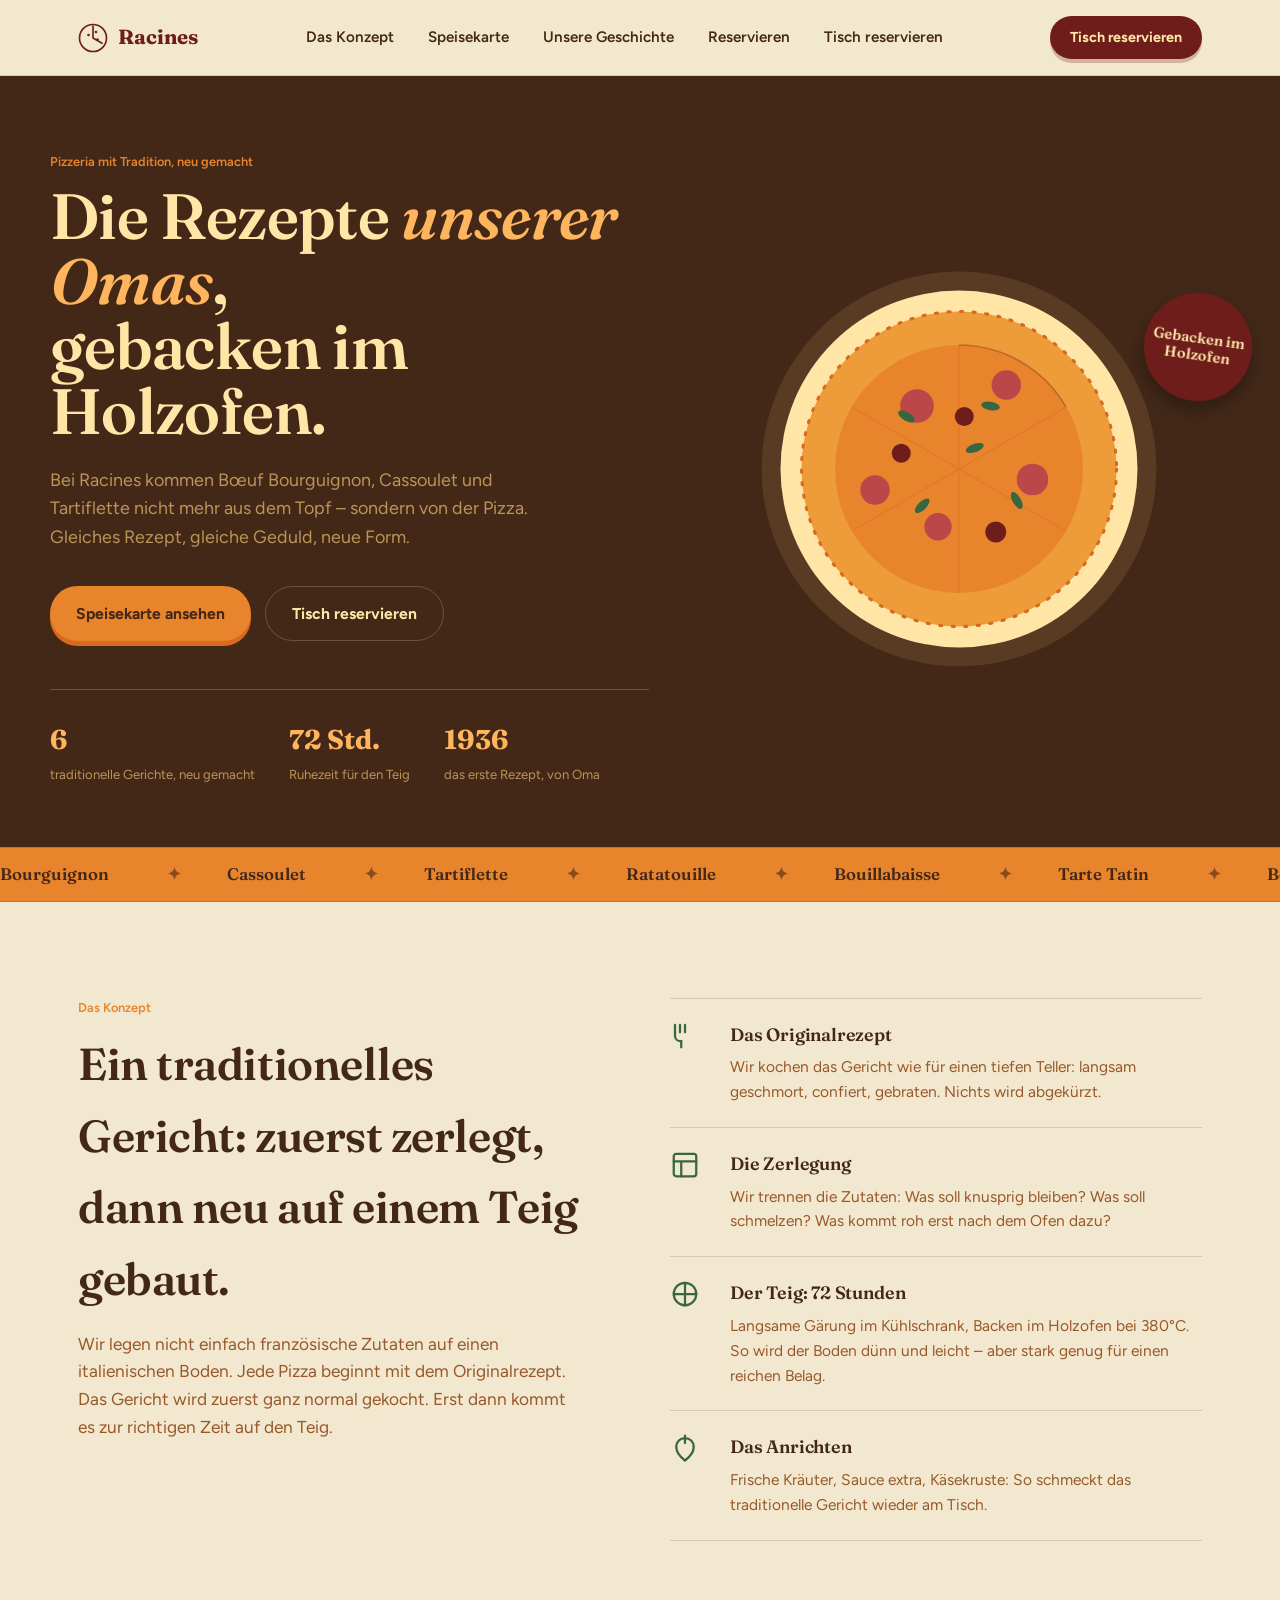
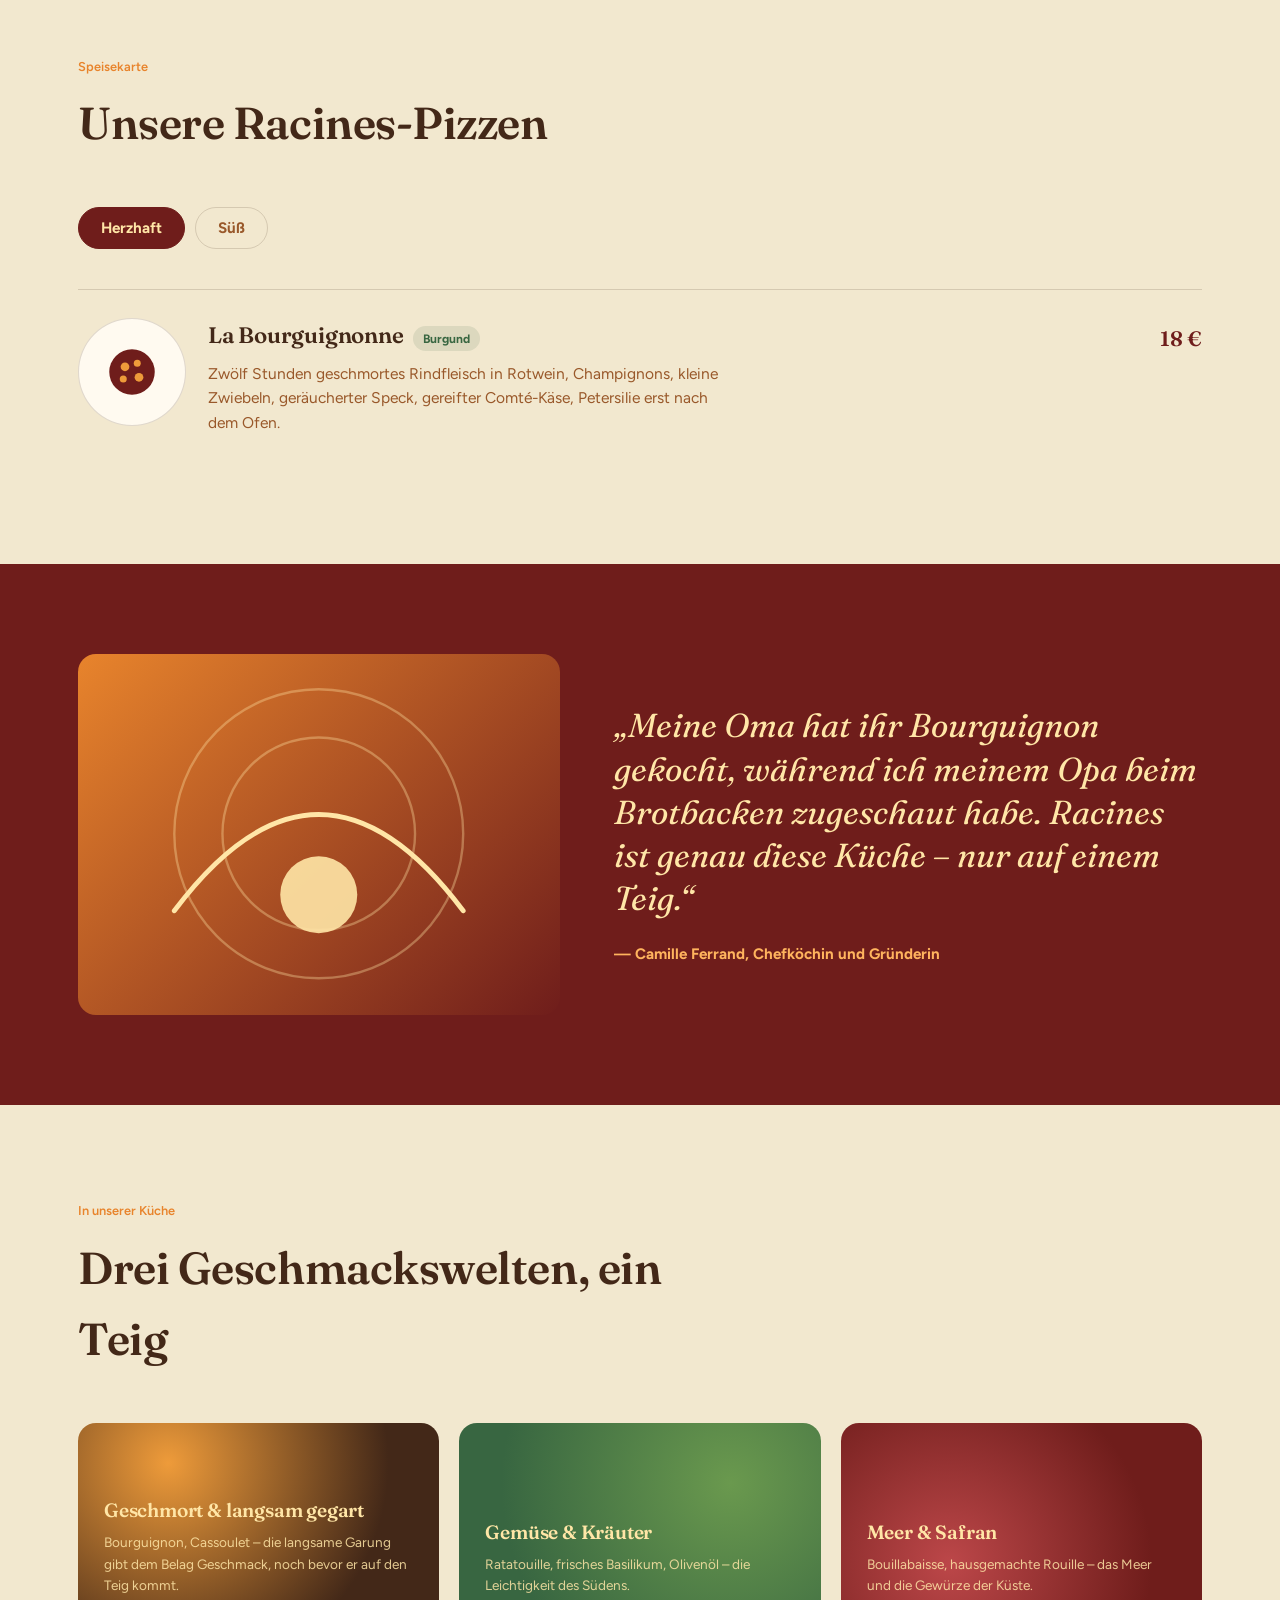
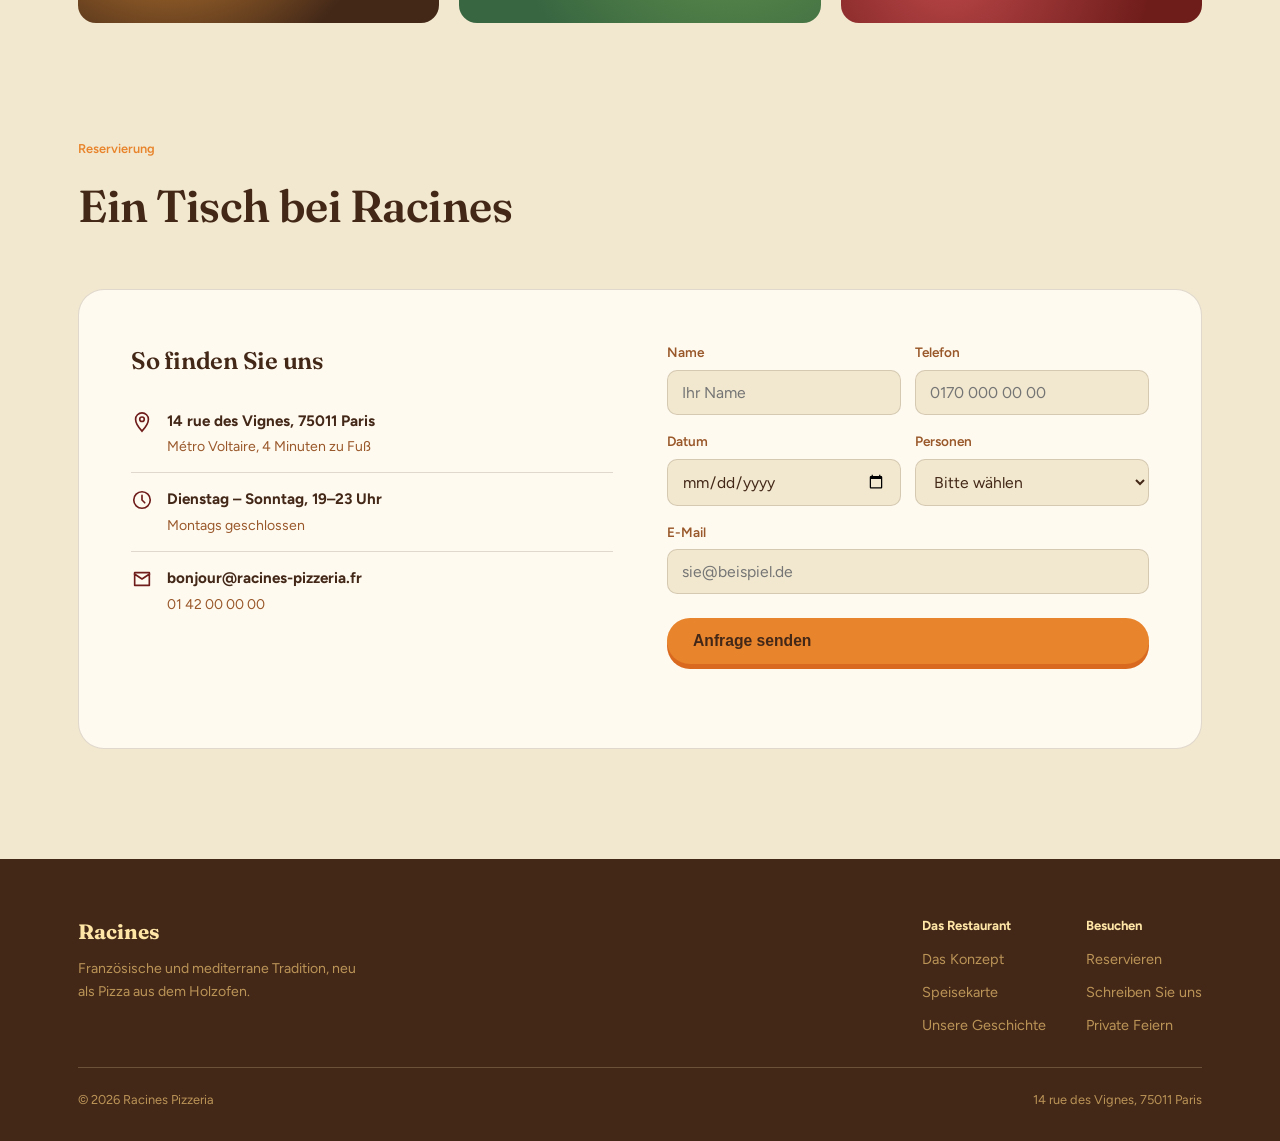
<file: Test/index.html>
<!DOCTYPE html>
<html lang="de">
<head>
<meta charset="UTF-8">
<meta name="viewport" content="width=device-width, initial-scale=1, viewport-fit=cover">
<title>Racines — Pizzeria mit Tradition, neu gemacht</title>
<meta name="description" content="Racines macht aus traditionellen französischen und mediterranen Gerichten Pizza aus dem Holzofen: Bourguignon, Cassoulet, Tartiflette, Bouillabaisse.">
<link rel="preconnect" href="https://fonts.googleapis.com">
<link rel="preconnect" href="https://fonts.gstatic.com" crossorigin>
<link href="https://fonts.googleapis.com/css2?family=Fraunces:ital,opsz,wght@0,9..144,300;0,9..144,500;0,9..144,600;0,9..144,700;1,9..144,500&family=Figtree:wght@400;500;600;700&display=swap" rel="stylesheet">
<style>
  :root {
    --apricot-glow:#f2a154;
    --amber-orange:#ee9b3a;
    --pumpkin:#e8842c;
    --burnt-orange:#d9691f;
    --sunny-apricot:#ffb45e;
    --dark-wine:#6f1d1b;
    --camel:#bb9457;
    --dark-coffee:#432818;
    --chocolate-brown:#99582a;
    --light-apricot:#ffe6a7;
    --hunter-green:#386641;
    --sage-green:#6a994e;
    --yellow-green:#a7c957;
    --champagne-mist:#f2e8cf;
    --blushed-brick:#bc4749;

    --bg-page: var(--champagne-mist);
    --bg-panel: #fffaf0;
    --bg-dark: var(--dark-coffee);
    --ink: var(--dark-coffee);
    --ink-soft: var(--chocolate-brown);
    --ink-on-dark: var(--light-apricot);
    --ink-on-dark-soft: var(--camel);
    --rule: rgba(67,40,24,0.16);
    --rule-on-dark: rgba(255,230,167,0.22);
    --accent: var(--pumpkin);
    --accent-strong: var(--dark-wine);

    --font-display: "Fraunces", "Iowan Old Style", ui-serif, Georgia, serif;
    --font-body: "Figtree", -apple-system, "Segoe UI", sans-serif;

    color-scheme: light;
    padding-top: env(safe-area-inset-top, 0px);
    padding-bottom: env(safe-area-inset-bottom, 0px);
    box-sizing: border-box;
  }

  @media (prefers-color-scheme: dark) {
    :root:not([data-theme="light"]) {
      --bg-page: #2c1810;
      --bg-panel: #35190f;
      --ink: var(--light-apricot);
      --ink-soft: var(--camel);
      --rule: rgba(255,230,167,0.16);
    }
  }
  :root[data-theme="dark"] {
    --bg-page: #2c1810;
    --bg-panel: #35190f;
    --ink: var(--light-apricot);
    --ink-soft: var(--camel);
    --rule: rgba(255,230,167,0.16);
  }

  html { scroll-behavior: smooth; scroll-padding-top: calc(76px + env(safe-area-inset-top, 0px)); }
  * { box-sizing: inherit; }
  body {
    margin: 0;
    background: var(--bg-page);
    color: var(--ink);
    font-family: var(--font-body);
    font-size: 16px;
    line-height: 1.6;
    -webkit-font-smoothing: antialiased;
  }
  img, svg { max-width: 100%; display: block; }
  a { color: inherit; }
  .wrap { max-width: 1180px; margin: 0 auto; padding: 0 28px; }
  section { position: relative; }

  h1, h2, h3, h4 { font-family: var(--font-display); font-weight: 600; margin: 0; letter-spacing: -0.01em; }
  .eyebrow { font-family: var(--font-body); font-weight: 600; font-size: 0.8rem; color: var(--accent); margin: 0 0 10px; }
  p { margin: 0; }
  .lede { font-size: 1.08rem; color: var(--ink-soft); max-width: 46ch; }

  /* ---------- Header ---------- */
  header {
    position: sticky; top: 0; z-index: 40;
    padding-top: env(safe-area-inset-top, 0px);
    background: rgba(242,232,207,0.86);
    backdrop-filter: blur(10px);
    border-bottom: 1px solid var(--rule);
  }
  .nav {
    display: flex; align-items: center; justify-content: space-between;
    padding: 16px 28px; max-width: 1180px; margin: 0 auto;
  }
  .brand { display:flex; align-items:center; gap:10px; font-family: var(--font-display); font-weight:700; font-size:1.28rem; color: var(--dark-wine); text-decoration:none; }
  .brand svg { width: 30px; height: 30px; flex-shrink:0; }
  .nav-links { display:flex; gap: 30px; list-style:none; margin:0; padding:0; font-weight:600; font-size:0.95rem; }
  .nav-links a { text-decoration:none; color: var(--ink); padding: 6px 2px; border-bottom: 2px solid transparent; transition: border-color .2s ease, color .2s ease; }
  .nav-links a:hover, .nav-links a.active { border-color: var(--accent); color: var(--dark-wine); }
  .nav-cta {
    background: var(--dark-wine); color: var(--light-apricot); text-decoration:none;
    padding: 10px 20px; border-radius: 999px; font-weight:700; font-size:0.9rem;
    box-shadow: 0 4px 0 rgba(111,29,27,0.25);
  }
  .nav-toggle { display:none; background:none; border:none; cursor:pointer; padding:6px; }
  .nav-toggle span, .nav-toggle::before, .nav-toggle::after { content:""; display:block; width:24px; height:2px; background: var(--dark-wine); margin: 5px 0; transition: transform .2s ease, opacity .2s ease; }

  @media (max-width: 820px) {
    .nav-links { position:fixed; top: calc(64px + env(safe-area-inset-top,0px)); left:0; right:0; bottom:0;
      background: var(--champagne-mist); flex-direction:column; padding: 30px 28px; gap: 22px; font-size:1.15rem;
      transform: translateY(-8px); opacity:0; pointer-events:none; transition: opacity .22s ease, transform .22s ease; }
    .nav-links.open { opacity:1; pointer-events:auto; transform: translateY(0); }
    .nav-cta { display:none; }
    .nav-links .nav-cta-mobile { display:inline-block; background: var(--dark-wine); color: var(--light-apricot); text-decoration:none; padding:12px 20px; border-radius:999px; font-weight:700; width:fit-content; }
    .nav-toggle { display:block; }
  }

  /* ---------- Hero ---------- */
  .hero { background: var(--dark-coffee); color: var(--light-apricot); overflow:hidden; }
  .hero-grid { display:grid; grid-template-columns: 1.05fr 0.95fr; align-items:center; gap: 40px; padding: 76px 0 60px; }
  .hero h1 { font-size: clamp(2.6rem, 5vw, 4rem); line-height: 1.02; color: var(--light-apricot); }
  .hero h1 em { font-style: italic; color: var(--sunny-apricot); }
  .hero-sub { margin-top: 22px; color: var(--camel); font-size: 1.12rem; max-width: 44ch; }
  .hero-actions { display:flex; gap:14px; margin-top: 34px; flex-wrap:wrap; }
  .btn { display:inline-flex; align-items:center; gap:8px; text-decoration:none; font-weight:700; padding: 14px 26px; border-radius: 999px; font-size: 0.98rem; transition: transform .18s ease; }
  .btn:active { transform: scale(0.97); }
  .btn-primary { background: var(--accent); color: var(--dark-coffee); box-shadow: 0 5px 0 var(--burnt-orange); }
  .btn-primary:hover { background: var(--sunny-apricot); }
  .btn-ghost { border: 1.5px solid var(--rule-on-dark); color: var(--light-apricot); }
  .btn-ghost:hover { border-color: var(--sunny-apricot); color: var(--sunny-apricot); }

  .hero-stats { display:flex; gap:34px; margin-top: 48px; padding-top: 28px; border-top: 1px solid var(--rule-on-dark); }
  .hero-stats div b { display:block; font-family: var(--font-display); font-size: 1.7rem; color: var(--sunny-apricot); }
  .hero-stats div span { font-size: 0.82rem; color: var(--camel); }

  .hero-art { position:relative; display:flex; align-items:center; justify-content:center; }
  .pizza-plate { width: min(420px, 90%); animation: rise 1s cubic-bezier(.2,.9,.25,1) both; }
  @keyframes rise { from { opacity:0; transform: translateY(24px) rotate(-6deg) scale(.94);} to { opacity:1; transform: translateY(0) rotate(0) scale(1);} }
  @media (prefers-reduced-motion: reduce) { .pizza-plate { animation: none; } }

  .hero-badge {
    position:absolute; top: 8%; right: -4%; background: var(--dark-wine); color: var(--light-apricot);
    font-family: var(--font-display); font-weight:600; font-size: 0.92rem; text-align:center; line-height:1.15;
    width: 108px; height:108px; border-radius:50%; display:flex; align-items:center; justify-content:center;
    box-shadow: 0 8px 20px rgba(0,0,0,0.35); transform: rotate(8deg);
  }

  @media (max-width: 900px) {
    .hero-grid { grid-template-columns: 1fr; padding-top: 48px; text-align:left; }
    .hero-art { order:-1; }
    .hero-badge { right: 2%; }
  }

  /* ---------- Marquee strip ---------- */
  .strip { background: var(--pumpkin); color: var(--dark-coffee); overflow:hidden; padding: 13px 0; border-top:1px solid var(--burnt-orange); border-bottom:1px solid var(--burnt-orange); }
  .strip-track { display:flex; gap: 46px; white-space:nowrap; width: max-content; animation: scroll 26s linear infinite; font-family: var(--font-display); font-weight:600; font-size: 1.05rem; }
  .strip-track span { display:flex; align-items:center; gap:12px; }
  .strip-track span::after { content:"✦"; opacity:.6; margin-left: 46px; }
  @keyframes scroll { from { transform: translateX(0);} to { transform: translateX(-50%);} }
  @media (prefers-reduced-motion: reduce) { .strip-track { animation: none; overflow-x:auto; } }

  /* ---------- Section headers ---------- */
  .section-head { max-width: 640px; margin-bottom: 48px; }
  .section-head.center { margin-left:auto; margin-right:auto; text-align:center; }
  .section-head h2 { font-size: clamp(2rem, 3.6vw, 2.8rem); }

  /* ---------- Concept ---------- */
  .concept { padding: 96px 0; }
  .concept-grid { display:grid; grid-template-columns: 1fr 1fr; gap: 60px; align-items:start; }
  .concept-steps { display:flex; flex-direction:column; gap: 0; }
  .concept-step { display:grid; grid-template-columns: 42px 1fr; gap: 18px; padding: 22px 0; border-top: 1px solid var(--rule); }
  .concept-step:last-child { border-bottom: 1px solid var(--rule); }
  .concept-step svg { width: 30px; height:30px; color: var(--hunter-green); }
  .concept-step h4 { font-size: 1.12rem; margin-bottom: 6px; }
  .concept-step p { color: var(--ink-soft); font-size: 0.97rem; }

  /* ---------- Menu ---------- */
  .menu { padding: 20px 0 100px; }
  .menu-tabs { display:flex; gap: 10px; margin-bottom: 40px; }
  .menu-tab {
    font-family: var(--font-body); font-weight:700; font-size:0.95rem; padding: 11px 22px; border-radius: 999px;
    border: 1.5px solid var(--rule); background: transparent; color: var(--ink-soft); cursor:pointer;
    transition: background .18s ease, color .18s ease, border-color .18s ease;
  }
  .menu-tab.active { background: var(--dark-wine); border-color: var(--dark-wine); color: var(--light-apricot); }

  .menu-list { display:flex; flex-direction:column; }
  .menu-item { display:none; grid-template-columns: 108px 1fr auto; gap: 22px; align-items:flex-start; padding: 28px 0; border-top: 1px solid var(--rule); }
  .menu-item.show { display:grid; }
  .menu-item:last-child { border-bottom: 1px solid var(--rule); }
  .menu-icon {
    width: 108px; height: 108px; border-radius: 50%; flex-shrink:0;
    display:flex; align-items:center; justify-content:center;
    background: var(--bg-panel); border: 1px solid var(--rule);
  }
  .menu-icon svg { width: 56px; height:56px; }
  .menu-name-row { display:flex; align-items:baseline; gap: 10px; flex-wrap:wrap; }
  .menu-name { font-family: var(--font-display); font-weight:600; font-size: 1.4rem; }
  .menu-origin { font-size: 0.76rem; font-weight:700; color: var(--hunter-green); background: rgba(56,102,65,0.12); padding: 3px 10px; border-radius: 999px; }
  .menu-desc { color: var(--ink-soft); font-size: 0.97rem; margin-top: 8px; max-width: 52ch; }
  .menu-price { font-family: var(--font-display); font-weight:600; font-size: 1.3rem; color: var(--accent-strong); white-space:nowrap; padding-top: 4px; }

  @media (max-width: 700px) {
    .menu-item { grid-template-columns: 72px 1fr; }
    .menu-icon { width:72px; height:72px; }
    .menu-icon svg { width:38px; height:38px; }
    .menu-price { grid-column: 2; padding-top:0; }
  }

  /* ---------- Story band ---------- */
  .band { background: var(--dark-wine); color: var(--light-apricot); padding: 90px 0; }
  .band-grid { display:grid; grid-template-columns: 0.9fr 1.1fr; gap: 54px; align-items:center; }
  .band blockquote { font-family: var(--font-display); font-style:italic; font-size: clamp(1.5rem, 2.6vw, 2.1rem); line-height:1.3; margin:0; }
  .band cite { display:block; margin-top: 22px; font-style:normal; font-family: var(--font-body); font-weight:700; font-size:0.95rem; color: var(--sunny-apricot); }
  .band-photo { aspect-ratio: 4/3; border-radius: 18px; overflow:hidden; background: linear-gradient(135deg, var(--pumpkin), var(--dark-wine)); position:relative; }
  @media (max-width: 860px) { .band-grid { grid-template-columns: 1fr; } .band-photo { order:-1; } }

  /* ---------- Gallery / textures ---------- */
  .textures { padding: 96px 0; }
  .texture-grid { display:grid; grid-template-columns: repeat(3, 1fr); gap: 20px; }
  .texture-card { border-radius: 18px; padding: 26px; min-height: 200px; display:flex; flex-direction:column; justify-content:flex-end; color: var(--light-apricot); position:relative; overflow:hidden; }
  .texture-card h4 { font-size: 1.2rem; position:relative; z-index:1; }
  .texture-card p { font-size: 0.85rem; color: var(--light-apricot); opacity:.85; margin-top:6px; position:relative; z-index:1; }
  .t1 { background: radial-gradient(circle at 25% 20%, var(--amber-orange), var(--dark-coffee) 70%); }
  .t2 { background: radial-gradient(circle at 75% 30%, var(--sage-green), var(--hunter-green) 75%); }
  .t3 { background: radial-gradient(circle at 30% 70%, var(--blushed-brick), var(--dark-wine) 70%); }
  @media (max-width: 780px) { .texture-grid { grid-template-columns: 1fr; } }

  /* ---------- Reservation ---------- */
  .reserve { padding: 20px 0 110px; }
  .reserve-panel { background: var(--bg-panel); border: 1px solid var(--rule); border-radius: 26px; padding: 52px; display:grid; grid-template-columns: 1fr 1fr; gap: 54px; }
  .reserve-info h3 { font-size: 1.5rem; margin-bottom: 14px; }
  .info-row { display:flex; gap:14px; padding: 14px 0; border-top: 1px solid var(--rule); }
  .info-row:first-of-type { border-top:none; }
  .info-row svg { width:22px; height:22px; flex-shrink:0; color: var(--accent-strong); margin-top:2px; }
  .info-row b { display:block; font-size:0.95rem; }
  .info-row span { font-size: 0.88rem; color: var(--ink-soft); }

  form { display:flex; flex-direction:column; gap: 16px; }
  .form-row { display:grid; grid-template-columns: 1fr 1fr; gap: 14px; }
  label { display:flex; flex-direction:column; gap:6px; font-size: 0.85rem; font-weight:600; color: var(--ink-soft); }
  input, select {
    font-family: var(--font-body); font-size: 0.98rem; padding: 12px 14px; border-radius: 10px;
    border: 1.5px solid var(--rule); background: var(--bg-page); color: var(--ink);
  }
  input:focus, select:focus, button:focus-visible, a:focus-visible, .menu-tab:focus-visible {
    outline: 3px solid var(--sunny-apricot); outline-offset: 2px;
  }
  .submit-btn { margin-top: 8px; border:none; cursor:pointer; }
  .form-note { font-size: 0.82rem; color: var(--ink-soft); min-height: 1.2em; }
  @media (max-width: 900px) { .reserve-panel { grid-template-columns: 1fr; padding: 32px; } }
  @media (max-width: 480px) { .form-row { grid-template-columns: 1fr; } }

  /* ---------- Footer ---------- */
  footer { background: var(--dark-coffee); color: var(--camel); padding: 56px 0 calc(30px + env(safe-area-inset-bottom,0px)); }
  .foot-grid { display:flex; justify-content:space-between; flex-wrap:wrap; gap: 30px; padding-bottom: 30px; border-bottom: 1px solid var(--rule-on-dark); }
  .foot-brand { font-family: var(--font-display); color: var(--light-apricot); font-size: 1.3rem; font-weight:700; }
  .foot-links { display:flex; gap: 40px; flex-wrap:wrap; }
  .foot-links div { display:flex; flex-direction:column; gap:10px; font-size:0.9rem; }
  .foot-links strong { color: var(--light-apricot); font-size:0.82rem; text-transform:none; margin-bottom:2px; }
  .foot-links a { text-decoration:none; color: var(--camel); }
  .foot-links a:hover { color: var(--sunny-apricot); }
  .foot-bottom { padding-top: 22px; font-size: 0.8rem; display:flex; justify-content:space-between; flex-wrap:wrap; gap:10px; }
</style>
</head>
<body>

<header>
  <nav class="nav">
    <a href="#top" class="brand">
      <svg viewBox="0 0 40 40" fill="none"><circle cx="20" cy="20" r="18" stroke="currentColor" stroke-width="2.2"/><path d="M20 4 L20 20 L32 27" stroke="currentColor" stroke-width="2.2" stroke-linecap="round"/><circle cx="14" cy="16" r="1.8" fill="currentColor"/><circle cx="24" cy="12" r="1.8" fill="currentColor"/><circle cx="26" cy="22" r="1.8" fill="currentColor"/></svg>
      Racines
    </a>
    <button class="nav-toggle" id="navToggle" aria-label="Menü öffnen" aria-expanded="false"><span></span></button>
    <ul class="nav-links" id="navLinks">
      <li><a href="#concept">Das Konzept</a></li>
      <li><a href="#menu">Speisekarte</a></li>
      <li><a href="#histoire">Unsere Geschichte</a></li>
      <li><a href="#reserver">Reservieren</a></li>
      <li><a href="#reserver" class="nav-cta-mobile">Tisch reservieren</a></li>
    </ul>
    <a href="#reserver" class="nav-cta">Tisch reservieren</a>
  </nav>
</header>

<main id="top">

  <!-- HERO -->
  <section class="hero">
    <div class="wrap hero-grid">
      <div>
        <p class="eyebrow">Pizzeria mit Tradition, neu gemacht</p>
        <h1>Die Rezepte <em>unserer Omas</em>,<br>gebacken im Holzofen.</h1>
        <p class="hero-sub">Bei Racines kommen Bœuf Bourguignon, Cassoulet und Tartiflette nicht mehr aus dem Topf – sondern von der Pizza. Gleiches Rezept, gleiche Geduld, neue Form.</p>
        <div class="hero-actions">
          <a href="#menu" class="btn btn-primary">Speisekarte ansehen</a>
          <a href="#reserver" class="btn btn-ghost">Tisch reservieren</a>
        </div>
        <div class="hero-stats">
          <div><b>6</b><span>traditionelle Gerichte, neu gemacht</span></div>
          <div><b>72 Std.</b><span>Ruhezeit für den Teig</span></div>
          <div><b>1936</b><span>das erste Rezept, von Oma</span></div>
        </div>
      </div>
      <div class="hero-art">
        <svg class="pizza-plate" viewBox="0 0 400 400" role="img" aria-label="Illustration einer belegten Pizza">
          <circle cx="200" cy="200" r="188" fill="var(--camel)" opacity="0.18"/>
          <circle cx="200" cy="200" r="170" fill="var(--light-apricot)"/>
          <circle cx="200" cy="200" r="150" fill="var(--amber-orange)"/>
          <circle cx="200" cy="200" r="150" fill="none" stroke="var(--burnt-orange)" stroke-width="3" stroke-dasharray="2 10" stroke-linecap="round"/>
          <circle cx="200" cy="200" r="118" fill="var(--pumpkin)"/>
          <path d="M200 82 A118 118 0 0 1 302 141" fill="none" stroke="var(--dark-wine)" stroke-width="1.4" opacity="0.35"/>
          <path d="M200 82 L200 200 M302 141 L200 200 M302 259 L200 200 M200 318 L200 200 M98 259 L200 200 M98 141 L200 200" stroke="var(--burnt-orange)" stroke-width="1.5" opacity="0.35"/>
          <circle cx="160" cy="140" r="16" fill="var(--blushed-brick)"/>
          <circle cx="245" cy="120" r="14" fill="var(--blushed-brick)"/>
          <circle cx="270" cy="210" r="15" fill="var(--blushed-brick)"/>
          <circle cx="180" cy="255" r="13" fill="var(--blushed-brick)"/>
          <circle cx="120" cy="220" r="14" fill="var(--blushed-brick)"/>
          <circle cx="235" cy="260" r="10" fill="var(--dark-wine)"/>
          <circle cx="145" cy="185" r="9" fill="var(--dark-wine)"/>
          <circle cx="205" cy="150" r="9" fill="var(--dark-wine)"/>
          <g fill="var(--hunter-green)">
            <ellipse cx="150" cy="150" rx="9" ry="4" transform="rotate(30 150 150)"/>
            <ellipse cx="215" cy="180" rx="9" ry="4" transform="rotate(-20 215 180)"/>
            <ellipse cx="255" cy="230" rx="9" ry="4" transform="rotate(60 255 230)"/>
            <ellipse cx="165" cy="235" rx="9" ry="4" transform="rotate(-45 165 235)"/>
            <ellipse cx="230" cy="140" rx="9" ry="4" transform="rotate(10 230 140)"/>
          </g>
        </svg>
        <div class="hero-badge">Gebacken&nbsp;im<br>Holzofen</div>
      </div>
    </div>
  </section>

  <div class="strip">
    <div class="strip-track">
      <span>Bourguignon</span><span>Cassoulet</span><span>Tartiflette</span><span>Ratatouille</span><span>Bouillabaisse</span><span>Tarte Tatin</span>
      <span>Bourguignon</span><span>Cassoulet</span><span>Tartiflette</span><span>Ratatouille</span><span>Bouillabaisse</span><span>Tarte Tatin</span>
    </div>
  </div>

  <!-- CONCEPT -->
  <section class="concept" id="concept">
    <div class="wrap concept-grid">
      <div class="section-head">
        <p class="eyebrow">Das Konzept</p>
        <h2>Ein traditionelles Gericht: zuerst zerlegt, dann neu auf einem Teig gebaut.</h2>
        <p class="lede" style="margin-top:16px;">Wir legen nicht einfach französische Zutaten auf einen italienischen Boden. Jede Pizza beginnt mit dem Originalrezept. Das Gericht wird zuerst ganz normal gekocht. Erst dann kommt es zur richtigen Zeit auf den Teig.</p>
      </div>
      <div class="concept-steps">
        <div class="concept-step">
          <svg viewBox="0 0 24 24" fill="none" stroke="currentColor" stroke-width="1.8"><path d="M4 3v9a4 4 0 0 0 4 4h1v5M8 3v6M12 3v6" stroke-linecap="round"/></svg>
          <div><h4>Das Originalrezept</h4><p>Wir kochen das Gericht wie für einen tiefen Teller: langsam geschmort, confiert, gebraten. Nichts wird abgekürzt.</p></div>
        </div>
        <div class="concept-step">
          <svg viewBox="0 0 24 24" fill="none" stroke="currentColor" stroke-width="1.8"><rect x="3" y="3" width="18" height="18" rx="2"/><path d="M3 9h18M9 21V9" stroke-linecap="round"/></svg>
          <div><h4>Die Zerlegung</h4><p>Wir trennen die Zutaten: Was soll knusprig bleiben? Was soll schmelzen? Was kommt roh erst nach dem Ofen dazu?</p></div>
        </div>
        <div class="concept-step">
          <svg viewBox="0 0 24 24" fill="none" stroke="currentColor" stroke-width="1.8"><circle cx="12" cy="12" r="9"/><path d="M12 3v18M3 12h18" stroke-linecap="round"/></svg>
          <div><h4>Der Teig: 72 Stunden</h4><p>Langsame Gärung im Kühlschrank, Backen im Holzofen bei 380°C. So wird der Boden dünn und leicht – aber stark genug für einen reichen Belag.</p></div>
        </div>
        <div class="concept-step">
          <svg viewBox="0 0 24 24" fill="none" stroke="currentColor" stroke-width="1.8"><path d="M12 2v6M12 22c-4-3-7-7-7-11a7 7 0 0 1 14 0c0 4-3 8-7 11z" stroke-linecap="round" stroke-linejoin="round"/></svg>
          <div><h4>Das Anrichten</h4><p>Frische Kräuter, Sauce extra, Käsekruste: So schmeckt das traditionelle Gericht wieder am Tisch.</p></div>
        </div>
      </div>
    </div>
  </section>

  <!-- MENU -->
  <section class="menu" id="menu">
    <div class="wrap">
      <div class="section-head">
        <p class="eyebrow">Speisekarte</p>
        <h2>Unsere Racines-Pizzen</h2>
      </div>

      <div class="menu-tabs">
        <button class="menu-tab active" data-tab="salees">Herzhaft</button>
        <button class="menu-tab" data-tab="sucree">Süß</button>
      </div>

      <div class="menu-list">

        <article class="menu-item show" data-cat="salees">
          <div class="menu-icon"><svg viewBox="0 0 64 64" fill="none"><circle cx="32" cy="32" r="26" fill="var(--dark-wine)"/><circle cx="24" cy="26" r="5" fill="var(--amber-orange)"/><circle cx="38" cy="22" r="4" fill="var(--amber-orange)"/><circle cx="40" cy="38" r="5" fill="var(--amber-orange)"/><circle cx="22" cy="40" r="4" fill="var(--amber-orange)"/></svg></div>
          <div>
            <div class="menu-name-row"><h3 class="menu-name">La Bourguignonne</h3><span class="menu-origin">Burgund</span></div>
            <p class="menu-desc">Zwölf Stunden geschmortes Rindfleisch in Rotwein, Champignons, kleine Zwiebeln, geräucherter Speck, gereifter Comté-Käse, Petersilie erst nach dem Ofen.</p>
          </div>
          <div class="menu-price">18&nbsp;€</div>
        </article>

        <article class="menu-item" data-cat="salees">
          <div class="menu-icon"><svg viewBox="0 0 64 64" fill="none"><circle cx="32" cy="32" r="26" fill="var(--light-apricot)"/><circle cx="26" cy="24" r="6" fill="var(--chocolate-brown)"/><circle cx="40" cy="30" r="5" fill="var(--chocolate-brown)"/><circle cx="30" cy="40" r="5" fill="var(--chocolate-brown)"/><circle cx="42" cy="42" r="4" fill="var(--sage-green)"/></svg></div>
          <div>
            <div class="menu-name-row"><h3 class="menu-name">La Cassoulette</h3><span class="menu-origin">Südwestfrankreich</span></div>
            <p class="menu-desc">Gezupftes Entenconfit, selbstgemachtes Weißbohnenpüree, Toulouse-Wurst, goldene Brotkrumen, Thymian.</p>
          </div>
          <div class="menu-price">19&nbsp;€</div>
        </article>

        <article class="menu-item" data-cat="salees">
          <div class="menu-icon"><svg viewBox="0 0 64 64" fill="none"><circle cx="32" cy="32" r="26" fill="var(--sunny-apricot)"/><circle cx="32" cy="30" r="10" fill="var(--champagne-mist)"/><circle cx="20" cy="38" r="4" fill="var(--chocolate-brown)"/><circle cx="44" cy="24" r="4" fill="var(--chocolate-brown)"/></svg></div>
          <div>
            <div class="menu-name-row"><h3 class="menu-name">La Tartiflette des Alpes</h3><span class="menu-origin">Savoyen</span></div>
            <p class="menu-desc">Zerlaufener Reblochon-Käse vom Bauernhof, weiche Kartoffeln, geräucherter Speck, langsam karamellisierte Zwiebeln, Schnittlauch.</p>
          </div>
          <div class="menu-price">17&nbsp;€</div>
        </article>

        <article class="menu-item" data-cat="salees">
          <div class="menu-icon"><svg viewBox="0 0 64 64" fill="none"><circle cx="32" cy="32" r="26" fill="var(--hunter-green)"/><circle cx="24" cy="24" r="5" fill="var(--blushed-brick)"/><circle cx="38" cy="20" r="4" fill="var(--amber-orange)"/><circle cx="40" cy="40" r="5" fill="var(--yellow-green)"/><circle cx="22" cy="40" r="4" fill="var(--blushed-brick)"/></svg></div>
          <div>
            <div class="menu-name-row"><h3 class="menu-name">La Ratatouille du Sud</h3><span class="menu-origin">Provence</span></div>
            <p class="menu-desc">Aubergine, Zucchini, Paprika und Tomate – jedes Gemüse einzeln confiert, dann zusammengelegt. Frischer Ziegenkäse, Basilikum, Olivenöl ganz zum Schluss.</p>
          </div>
          <div class="menu-price">16&nbsp;€</div>
        </article>

        <article class="menu-item" data-cat="salees">
          <div class="menu-icon"><svg viewBox="0 0 64 64" fill="none"><circle cx="32" cy="32" r="26" fill="var(--blushed-brick)"/><circle cx="26" cy="26" r="6" fill="var(--light-apricot)"/><circle cx="42" cy="32" r="4" fill="var(--light-apricot)"/><circle cx="30" cy="42" r="5" fill="var(--light-apricot)"/></svg></div>
          <div>
            <div class="menu-name-row"><h3 class="menu-name">La Bouillabaisse</h3><span class="menu-origin">Marseille</span></div>
            <p class="menu-desc">Weißer Fisch mariniert mit Safran, Muscheln, confierter Fenchel, selbstgemachte Rouille-Sauce, glatte Petersilie, Zitronenschale.</p>
          </div>
          <div class="menu-price">20&nbsp;€</div>
        </article>

        <article class="menu-item" data-cat="sucree">
          <div class="menu-icon"><svg viewBox="0 0 64 64" fill="none"><circle cx="32" cy="32" r="26" fill="var(--amber-orange)"/><circle cx="24" cy="26" r="6" fill="var(--dark-wine)"/><circle cx="38" cy="24" r="5" fill="var(--dark-wine)"/><circle cx="34" cy="40" r="6" fill="var(--dark-wine)"/></svg></div>
          <div>
            <div class="menu-name-row"><h3 class="menu-name">La Tarte Tatin</h3><span class="menu-origin">Sologne</span></div>
            <p class="menu-desc">Karamellisierte Äpfel mit gesalzener Butter auf Mürbeteig, Zimt, dazu eine Kugel Vanilleeis aus Madagaskar.</p>
          </div>
          <div class="menu-price">9&nbsp;€</div>
        </article>

      </div>
    </div>
  </section>

  <!-- STORY -->
  <section class="band" id="histoire">
    <div class="wrap band-grid">
      <div class="band-photo" role="img" aria-label="Dekorative Illustration eines Holzofens">
        <svg viewBox="0 0 300 225" style="position:absolute; inset:0; width:100%; height:100%;">
          <circle cx="150" cy="112" r="90" fill="none" stroke="rgba(255,230,167,0.35)" stroke-width="1.5"/>
          <circle cx="150" cy="112" r="60" fill="none" stroke="rgba(255,230,167,0.35)" stroke-width="1.5"/>
          <path d="M60 160 Q150 40 240 160" fill="none" stroke="var(--light-apricot)" stroke-width="3" stroke-linecap="round"/>
          <circle cx="150" cy="150" r="24" fill="var(--light-apricot)" opacity="0.9"/>
        </svg>
      </div>
      <div>
        <blockquote>„Meine Oma hat ihr Bourguignon gekocht, während ich meinem Opa beim Brotbacken zugeschaut habe. Racines ist genau diese Küche – nur auf einem Teig.“</blockquote>
        <cite>— Camille Ferrand, Chefköchin und Gründerin</cite>
      </div>
    </div>
  </section>

  <!-- TEXTURES -->
  <section class="textures">
    <div class="wrap">
      <div class="section-head">
        <p class="eyebrow">In unserer Küche</p>
        <h2>Drei Geschmackswelten, ein Teig</h2>
      </div>
      <div class="texture-grid">
        <div class="texture-card t1"><h4>Geschmort &amp; langsam gegart</h4><p>Bourguignon, Cassoulet – die langsame Garung gibt dem Belag Geschmack, noch bevor er auf den Teig kommt.</p></div>
        <div class="texture-card t2"><h4>Gemüse &amp; Kräuter</h4><p>Ratatouille, frisches Basilikum, Olivenöl – die Leichtigkeit des Südens.</p></div>
        <div class="texture-card t3"><h4>Meer &amp; Safran</h4><p>Bouillabaisse, hausgemachte Rouille – das Meer und die Gewürze der Küste.</p></div>
      </div>
    </div>
  </section>

  <!-- RESERVATION -->
  <section class="reserve" id="reserver">
    <div class="wrap">
      <div class="section-head">
        <p class="eyebrow">Reservierung</p>
        <h2>Ein Tisch bei Racines</h2>
      </div>
      <div class="reserve-panel">
        <div class="reserve-info">
          <h3>So finden Sie uns</h3>
          <div class="info-row">
            <svg viewBox="0 0 24 24" fill="none" stroke="currentColor" stroke-width="1.8"><path d="M12 22s7-7.5 7-13a7 7 0 1 0-14 0c0 5.5 7 13 7 13z"/><circle cx="12" cy="9" r="2.5"/></svg>
            <div><b>14 rue des Vignes, 75011 Paris</b><span>Métro Voltaire, 4 Minuten zu Fuß</span></div>
          </div>
          <div class="info-row">
            <svg viewBox="0 0 24 24" fill="none" stroke="currentColor" stroke-width="1.8"><circle cx="12" cy="12" r="9"/><path d="M12 7v5l3 3" stroke-linecap="round"/></svg>
            <div><b>Dienstag – Sonntag, 19–23 Uhr</b><span>Montags geschlossen</span></div>
          </div>
          <div class="info-row">
            <svg viewBox="0 0 24 24" fill="none" stroke="currentColor" stroke-width="1.8"><path d="M4 4h16v16H4z" opacity="0"/><path d="M3 6l9 6 9-6M4 5h16v14H4z" stroke-linejoin="round"/></svg>
            <div><b>bonjour@racines-pizzeria.fr</b><span>01 42 00 00 00</span></div>
          </div>
        </div>
        <form id="reserveForm">
          <div class="form-row">
            <label>Name<input type="text" required placeholder="Ihr Name"></label>
            <label>Telefon<input type="tel" required placeholder="0170 000 00 00"></label>
          </div>
          <div class="form-row">
            <label>Datum<input type="date" required></label>
            <label>Personen
              <select required>
                <option value="">Bitte wählen</option>
                <option>1</option><option>2</option><option>3</option><option>4</option><option>5</option><option>6+</option>
              </select>
            </label>
          </div>
          <label>E-Mail<input type="email" required placeholder="sie@beispiel.de"></label>
          <button type="submit" class="btn btn-primary submit-btn">Anfrage senden</button>
          <p class="form-note" id="formNote"></p>
        </form>
      </div>
    </div>
  </section>

</main>

<footer>
  <div class="wrap">
    <div class="foot-grid">
      <div>
        <div class="foot-brand">Racines</div>
        <p style="max-width:32ch; margin-top:10px; font-size:0.88rem;">Französische und mediterrane Tradition, neu als Pizza aus dem Holzofen.</p>
      </div>
      <div class="foot-links">
        <div><strong>Das Restaurant</strong><a href="#concept">Das Konzept</a><a href="#menu">Speisekarte</a><a href="#histoire">Unsere Geschichte</a></div>
        <div><strong>Besuchen</strong><a href="#reserver">Reservieren</a><a href="#">Schreiben Sie uns</a><a href="#">Private Feiern</a></div>
      </div>
    </div>
    <div class="foot-bottom">
      <span>© 2026 Racines Pizzeria</span>
      <span>14 rue des Vignes, 75011 Paris</span>
    </div>
  </div>
</footer>

<script>
  // Menu mobile
  const navToggle = document.getElementById('navToggle');
  const navLinks = document.getElementById('navLinks');
  navToggle.addEventListener('click', () => {
    const open = navLinks.classList.toggle('open');
    navToggle.setAttribute('aria-expanded', open);
  });
  navLinks.querySelectorAll('a').forEach(a => a.addEventListener('click', () => {
    navLinks.classList.remove('open');
    navToggle.setAttribute('aria-expanded', 'false');
  }));

  // Nav active state on scroll
  const sections = ['concept','menu','histoire','reserver'].map(id => document.getElementById(id));
  const navA = document.querySelectorAll('.nav-links a[href^="#"]');
  const onScroll = () => {
    let current = '';
    sections.forEach(sec => {
      if (sec && window.scrollY >= sec.offsetTop - 120) current = sec.id;
    });
    navA.forEach(a => a.classList.toggle('active', a.getAttribute('href') === '#' + current));
  };
  document.addEventListener('scroll', onScroll, { passive: true });

  // Menu tabs
  const tabs = document.querySelectorAll('.menu-tab');
  const items = document.querySelectorAll('.menu-item');
  tabs.forEach(tab => {
    tab.addEventListener('click', () => {
      tabs.forEach(t => t.classList.remove('active'));
      tab.classList.add('active');
      const cat = tab.dataset.tab;
      items.forEach(item => item.classList.toggle('show', item.dataset.cat === cat));
    });
  });

  // Reservation form (démo, sans backend)
  const form = document.getElementById('reserveForm');
  const note = document.getElementById('formNote');
  form.addEventListener('submit', (e) => {
    e.preventDefault();
    note.textContent = "Danke! Ihre Anfrage ist angekommen. Wir bestätigen telefonisch innerhalb von 24 Stunden.";
    note.style.color = 'var(--hunter-green)';
    form.reset();
  });
</script>

</body>
</html>
</file>
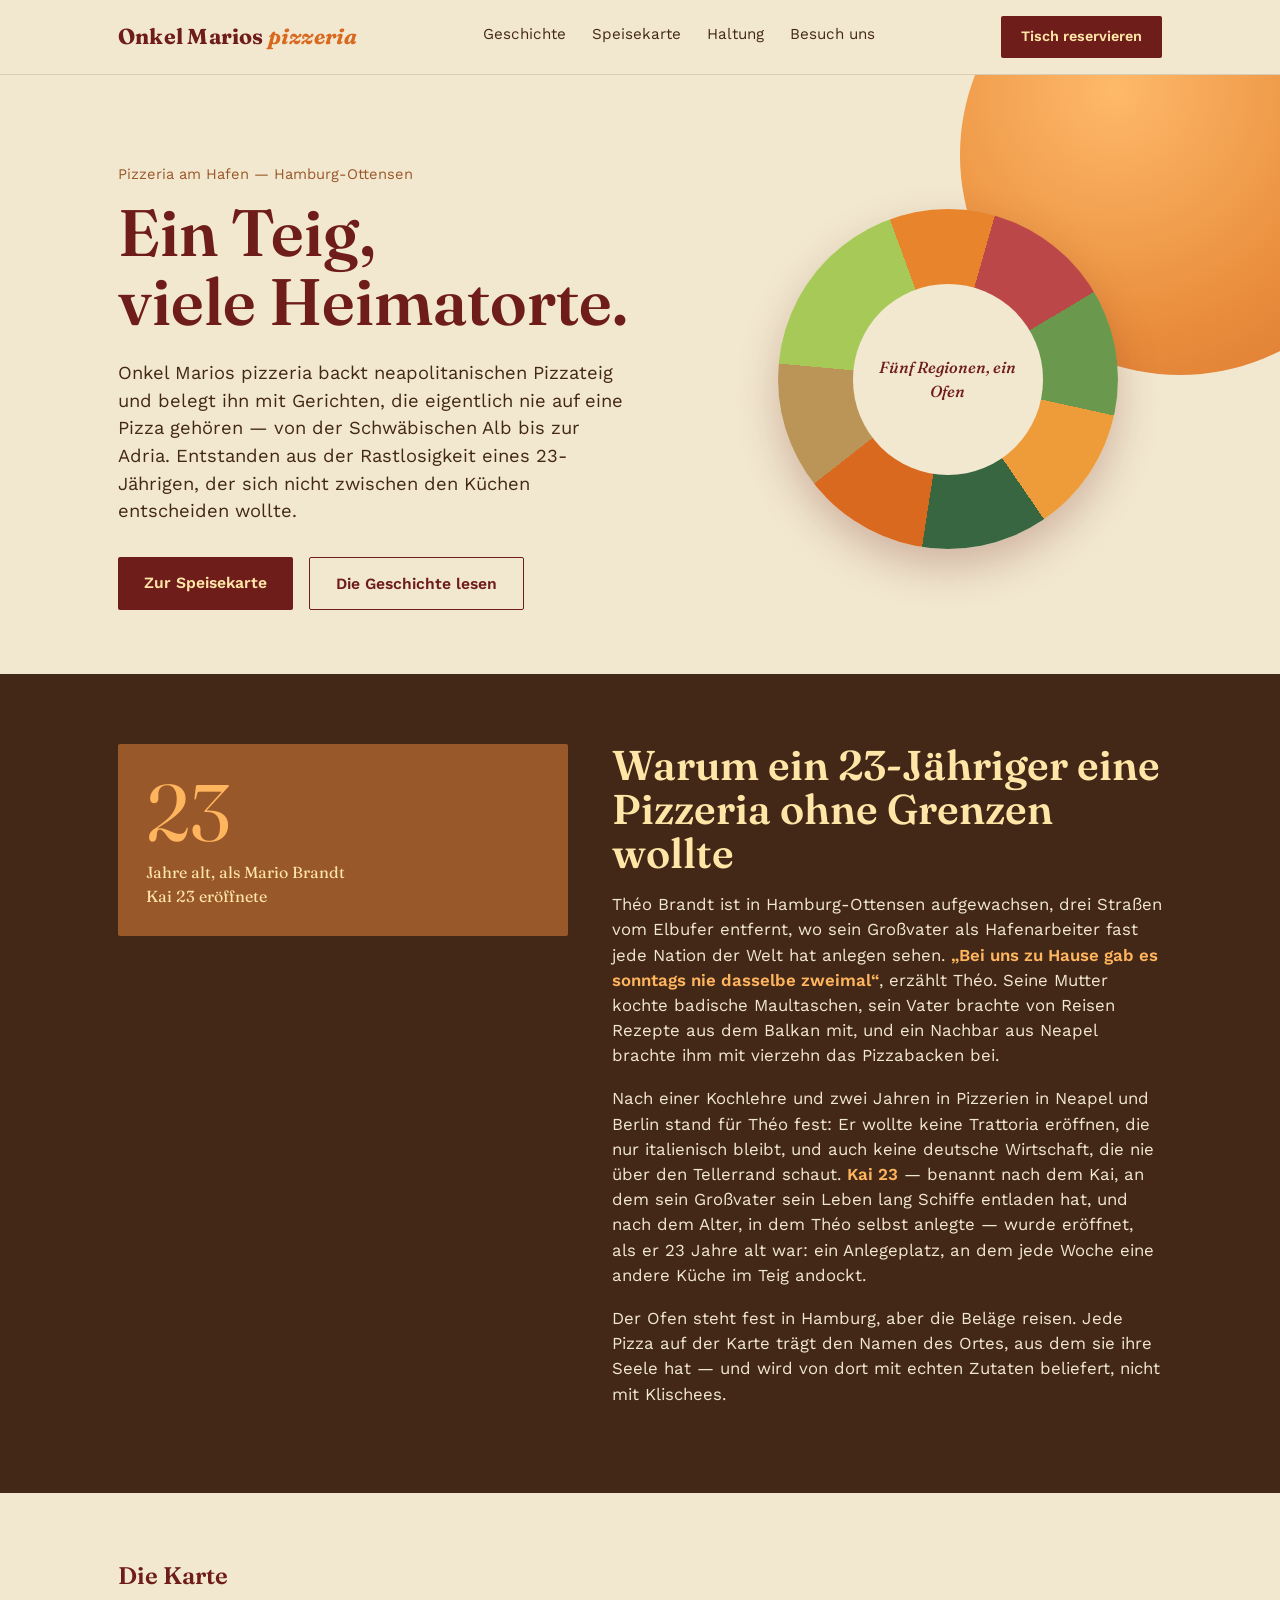
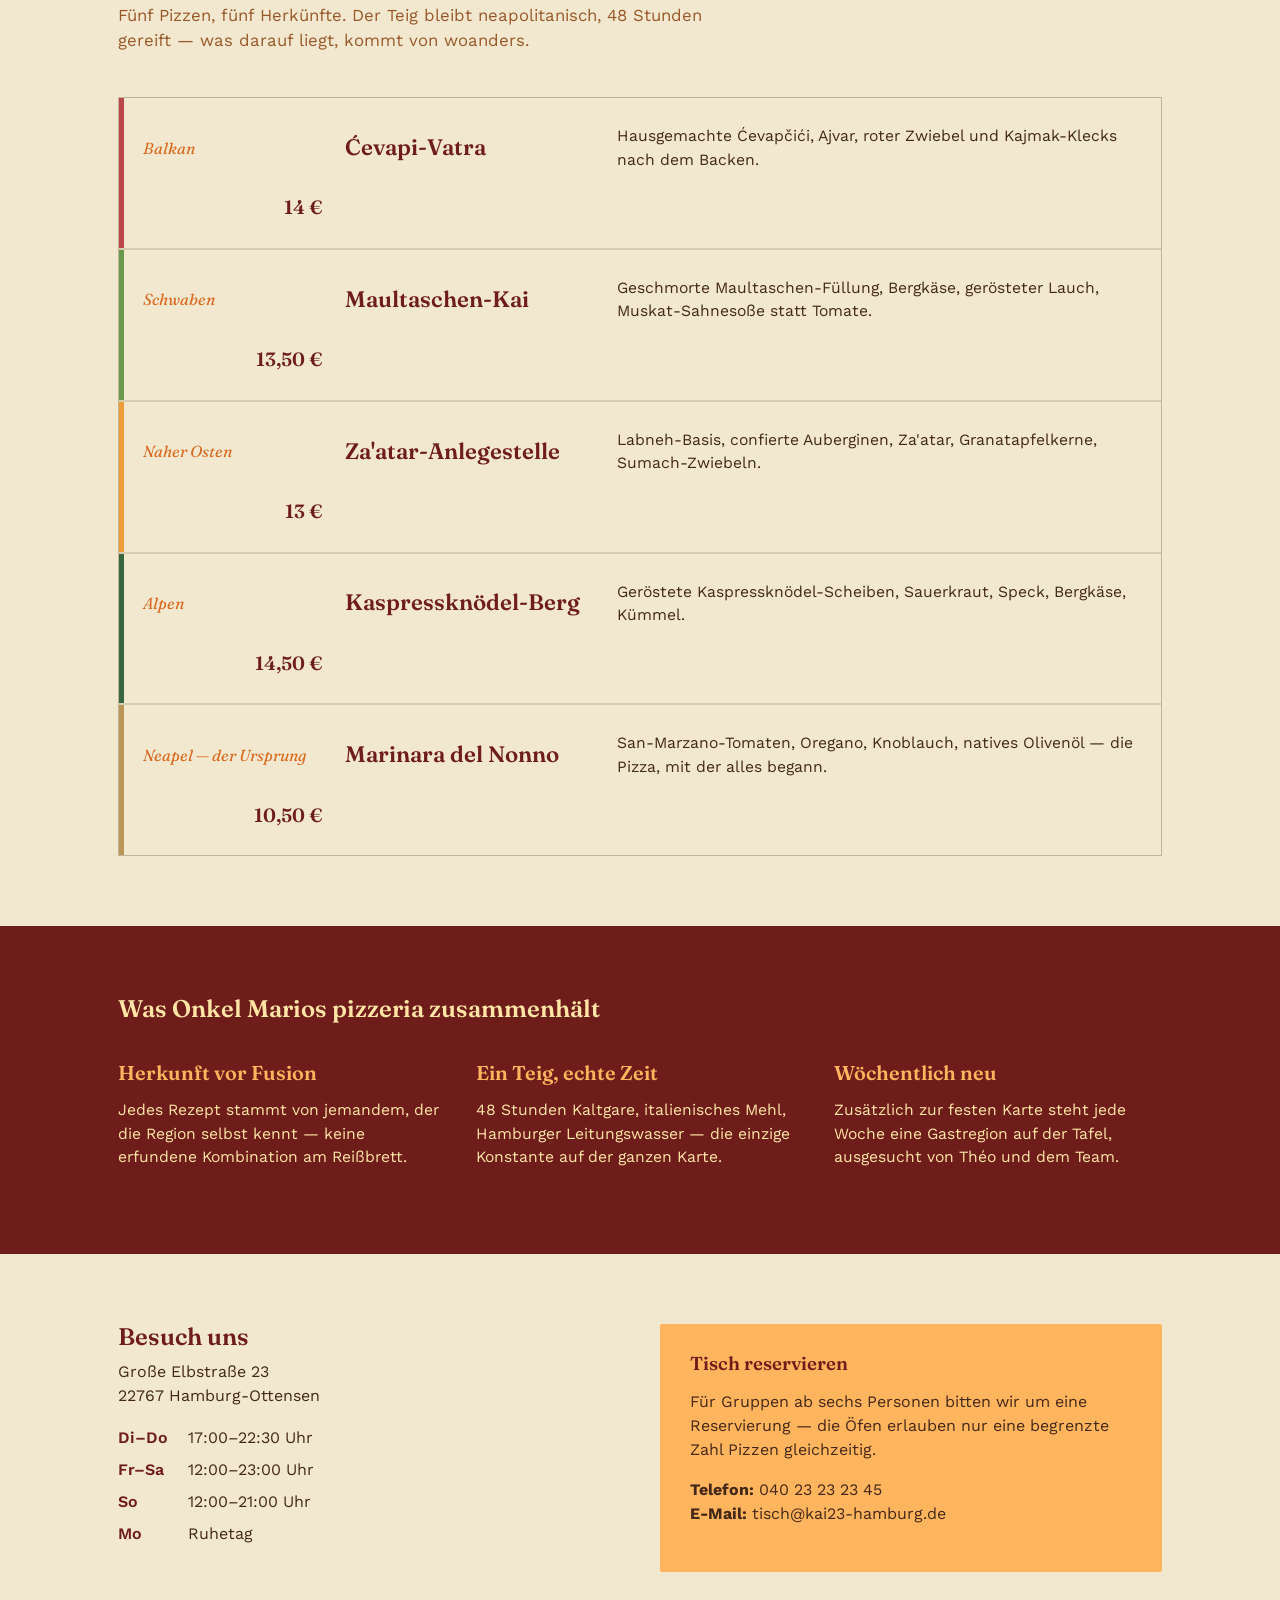
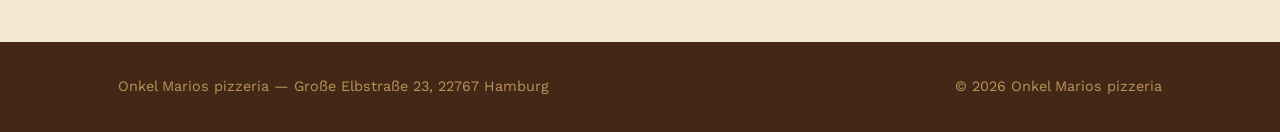
<file: Main.html>
<!DOCTYPE html>
<html lang="de">
<head>
<meta charset="UTF-8">
<meta name="viewport" content="width=device-width, initial-scale=1, viewport-fit=cover">
<title>Onkel Marios Pizzeria — Pizzeria Hamburg</title>
<link rel="preconnect" href="https://fonts.googleapis.com">
<link rel="preconnect" href="https://fonts.gstatic.com" crossorigin>
<link href="https://fonts.googleapis.com/css2?family=Fraunces:ital,opsz,wght@0,9..144,400;0,9..144,600;0,9..144,700;1,9..144,500&family=Work+Sans:wght@400;500;600&display=swap" rel="stylesheet">
<style>
  :root{
    box-sizing:border-box;
    --apricot-glow:#f2a154;
    --amber-orange:#ee9b3a;
    --pumpkin:#e8842c;
    --burnt-orange:#d9691f;
    --sunny-apricot:#ffb45e;
    --dark-wine:#6f1d1b;
    --camel:#bb9457;
    --dark-coffee:#432818;
    --chocolate-brown:#99582a;
    --light-apricot:#ffe6a7;
    --hunter-green:#386641;
    --sage-green:#6a994e;
    --yellow-green:#a7c957;
    --champagne-mist:#f2e8cf;
    --blushed-brick:#bc4749;
    padding-top:env(safe-area-inset-top,0px);
    padding-bottom:env(safe-area-inset-bottom,0px);
  }
  *{box-sizing:border-box;}
  html{scroll-padding-top:env(safe-area-inset-top,0px); scroll-behavior:smooth;}
  html,body{height:100%;}
  body{
    margin:0;
    background:var(--champagne-mist);
    color:var(--dark-coffee);
    font-family:'Work Sans',sans-serif;
    line-height:1.5;
    overflow-x:hidden;
  }
  h1,h2,h3,.display{
    font-family:'Fraunces',serif;
    font-weight:600;
    line-height:1.05;
    margin:0;
    color:var(--dark-wine);
  }
  a{color:inherit;}
  img{max-width:100%;}
  .wrap{max-width:1100px;margin:0 auto;padding:0 28px;}
  .scrollx{overflow-x:auto;}

  /* NAV */
  header{
    position:sticky;top:0;top:env(safe-area-inset-top,0px);
    z-index:50;
    background:var(--champagne-mist);
    border-bottom:1px solid rgba(67,40,24,.15);
  }
  nav.wrap{display:flex;align-items:center;justify-content:space-between;padding:16px 28px;}
  .brand{font-family:'Fraunces',serif;font-weight:700;font-size:1.35rem;color:var(--dark-wine);text-decoration:none;letter-spacing:.01em;}
  .brand em{font-style:italic;color:var(--burnt-orange);}
  .navlinks{display:flex;gap:26px;font-size:.95rem;}
  .navlinks a{text-decoration:none;color:var(--dark-coffee);border-bottom:2px solid transparent;padding-bottom:2px;transition:border-color .2s;}
  .navlinks a:hover,.navlinks a:focus-visible{border-color:var(--burnt-orange);}
  .navlinks{display:none;}
  @media(min-width:720px){.navlinks{display:flex;}}

  /* HERO */
  .hero{position:relative;padding:74px 0 64px;overflow:hidden;}
  .hero::before{
    content:"";position:absolute;right:-120px;top:-140px;width:440px;height:440px;border-radius:50%;
    background:radial-gradient(circle at 35% 35%, var(--sunny-apricot), var(--pumpkin) 60%, var(--burnt-orange) 100%);
    opacity:.9;
  }
  .hero-grid{position:relative;display:grid;gap:36px;}
  @media(min-width:860px){.hero-grid{grid-template-columns:1.15fr .85fr;align-items:center;}}
  .kicker{font-size:.92rem;color:var(--chocolate-brown);margin-bottom:14px;}
  .hero h1{font-size:clamp(2.4rem,6vw,4.1rem);}
  .hero p.lede{margin-top:22px;font-size:1.15rem;max-width:46ch;color:var(--dark-coffee);}
  .hero-cta{margin-top:32px;display:flex;gap:16px;flex-wrap:wrap;}
  .btn{
    display:inline-block;padding:14px 26px;border-radius:2px;text-decoration:none;font-weight:600;font-size:.98rem;
    transition:transform .15s ease, background .2s ease;
  }
  .btn-solid{background:var(--dark-wine);color:var(--light-apricot);}
  .btn-solid:hover{background:var(--burnt-orange);transform:translateY(-2px);}
  .btn-line{border:1.5px solid var(--dark-wine);color:var(--dark-wine);}
  .btn-line:hover{background:var(--dark-wine);color:var(--light-apricot);transform:translateY(-2px);}

  /* pizza dial illustration */
  .dial{position:relative;width:min(340px,80vw);aspect-ratio:1;margin:0 auto;}
  .dial-ring{position:absolute;inset:0;border-radius:50%;background:conic-gradient(from -20deg, var(--pumpkin) 0 10%, var(--blushed-brick) 10% 22%, var(--sage-green) 22% 34%, var(--amber-orange) 34% 46%, var(--hunter-green) 46% 58%, var(--burnt-orange) 58% 70%, var(--camel) 70% 82%, var(--yellow-green) 82% 100%);
    box-shadow:0 18px 40px rgba(111,29,27,.25);
  }
  .dial-core{position:absolute;inset:22%;border-radius:50%;background:var(--champagne-mist);display:flex;align-items:center;justify-content:center;text-align:center;padding:10px;}
  .dial-core span{font-family:'Fraunces',serif;font-style:italic;font-weight:500;color:var(--dark-wine);font-size:1rem;}

  section{padding:70px 0;}
  .eyebrow-free h2{font-size:clamp(1.8rem,4vw,2.6rem);}

  /* STORY */
  .story{background:var(--dark-coffee);color:var(--light-apricot);}
  .story h2{color:var(--light-apricot);}
  .story-grid{display:grid;gap:44px;}
  @media(min-width:860px){.story-grid{grid-template-columns:.9fr 1.1fr;align-items:start;}}
  .story-figure{
    background:var(--chocolate-brown);
    border-radius:2px;
    padding:28px;
    font-family:'Fraunces',serif;
  }
  .age-num{font-size:5rem;color:var(--sunny-apricot);line-height:1;}
  .age-cap{font-size:1rem;color:var(--light-apricot);margin-top:8px;}
  .story p{max-width:62ch;color:var(--champagne-mist);font-size:1.05rem;}
  .story p+p{margin-top:18px;}
  .story strong{color:var(--sunny-apricot);font-weight:600;}

  /* MAP OF REGIONS - menu */
  .menu{background:var(--champagne-mist);}
  .menu-head{max-width:60ch;margin-bottom:44px;}
  .menu-head p{color:var(--chocolate-brown);margin-top:14px;font-size:1.05rem;}
  .region-list{display:grid;gap:2px;background:rgba(67,40,24,.15);border:1px solid rgba(67,40,24,.15);}
  .region{
    background:var(--champagne-mist);
    display:grid;grid-template-columns:1fr;gap:6px;
    padding:26px 24px;
    position:relative;
  }
  @media(min-width:720px){.region{grid-template-columns:180px 1fr auto;align-items:center;gap:22px;}}
  .region .place{font-family:'Fraunces',serif;font-style:italic;color:var(--burnt-orange);font-size:1rem;}
  .region h3{font-size:1.4rem;color:var(--dark-wine);}
  .region .desc{color:var(--dark-coffee);font-size:.98rem;max-width:52ch;}
  .region .price{font-family:'Fraunces',serif;font-weight:600;font-size:1.2rem;color:var(--dark-wine);justify-self:end;}
  .region::before{
    content:"";position:absolute;left:0;top:0;bottom:0;width:5px;background:var(--tag,var(--pumpkin));
  }
  .r1{--tag:var(--blushed-brick);}
  .r2{--tag:var(--sage-green);}
  .r3{--tag:var(--amber-orange);}
  .r4{--tag:var(--hunter-green);}
  .r5{--tag:var(--camel);}

  /* VALUES */
  .values{background:var(--dark-wine);color:var(--light-apricot);}
  .values h2{color:var(--light-apricot);}
  .value-grid{display:grid;gap:30px;margin-top:40px;}
  @media(min-width:720px){.value-grid{grid-template-columns:repeat(3,1fr);}}
  .value-card h3{color:var(--sunny-apricot);font-size:1.25rem;margin-bottom:10px;}
  .value-card p{color:var(--light-apricot);font-size:.98rem;}

  /* VISIT */
  .visit{background:var(--champagne-mist);}
  .visit-grid{display:grid;gap:40px;}
  @media(min-width:860px){.visit-grid{grid-template-columns:1fr 1fr;}}
  .hours dt{font-weight:600;color:var(--dark-wine);}
  .hours dl{display:grid;grid-template-columns:auto 1fr;gap:8px 20px;margin-top:18px;}
  .hours dd{margin:0;color:var(--dark-coffee);}
  address{font-style:normal;margin-top:10px;color:var(--dark-coffee);}
  .visit-card{background:var(--sunny-apricot);padding:30px;border-radius:2px;}
  .visit-card h3{margin-bottom:14px;}

  footer{background:var(--dark-coffee);color:var(--camel);padding:34px 0;font-size:.9rem;}
  footer .wrap{display:flex;flex-wrap:wrap;justify-content:space-between;gap:12px;}

  @media (prefers-reduced-motion: reduce){
    html{scroll-behavior:auto;}
    .btn:hover{transform:none;}
  }
</style>
</head>
<body>

<header>
  <nav class="wrap">
    <a class="brand" href="#top">Onkel Marios <em>pizzeria</em></a>
    <div class="navlinks">
      <a href="#geschichte">Geschichte</a>
      <a href="#karte">Speisekarte</a>
      <a href="#haltung">Haltung</a>
      <a href="#besuch">Besuch uns</a>
    </div>
    <a class="btn btn-solid" href="#besuch" style="padding:10px 20px;font-size:.9rem;">Tisch reservieren</a>
  </nav>
</header>

<main id="top">
  <section class="hero">
    <div class="wrap hero-grid">
      <div>
        <p class="kicker">Pizzeria am Hafen — Hamburg-Ottensen</p>
        <h1>Ein Teig,<br>viele Heimatorte.</h1>
        <p class="lede">Onkel Marios pizzeria backt neapolitanischen Pizzateig und belegt ihn mit Gerichten, die eigentlich nie auf eine Pizza gehören — von der Schwäbischen Alb bis zur Adria. Entstanden aus der Rastlosigkeit eines 23-Jährigen, der sich nicht zwischen den Küchen entscheiden wollte.</p>
        <div class="hero-cta">
          <a class="btn btn-solid" href="#karte">Zur Speisekarte</a>
          <a class="btn btn-line" href="#geschichte">Die Geschichte lesen</a>
        </div>
      </div>
      <div class="dial">
        <div class="dial-ring"></div>
        <div class="dial-core"><span>Fünf Regionen, ein Ofen</span></div>
      </div>
    </div>
  </section>

  <section class="story" id="geschichte">
    <div class="wrap story-grid">
      <div class="story-figure">
        <div class="age-num">23</div>
        <div class="age-cap">Jahre alt, als Mario Brandt<br>Kai 23 eröffnete</div>
      </div>
      <div class="eyebrow-free">
        <h2>Warum ein 23-Jähriger eine Pizzeria ohne Grenzen wollte</h2>
        <p>Théo Brandt ist in Hamburg-Ottensen aufgewachsen, drei Straßen vom Elbufer entfernt, wo sein Großvater als Hafenarbeiter fast jede Nation der Welt hat anlegen sehen. <strong>„Bei uns zu Hause gab es sonntags nie dasselbe zweimal“</strong>, erzählt Théo. Seine Mutter kochte badische Maultaschen, sein Vater brachte von Reisen Rezepte aus dem Balkan mit, und ein Nachbar aus Neapel brachte ihm mit vierzehn das Pizzabacken bei.</p>
        <p>Nach einer Kochlehre und zwei Jahren in Pizzerien in Neapel und Berlin stand für Théo fest: Er wollte keine Trattoria eröffnen, die nur italienisch bleibt, und auch keine deutsche Wirtschaft, die nie über den Tellerrand schaut. <strong>Kai 23</strong> — benannt nach dem Kai, an dem sein Großvater sein Leben lang Schiffe entladen hat, und nach dem Alter, in dem Théo selbst anlegte — wurde eröffnet, als er 23 Jahre alt war: ein Anlegeplatz, an dem jede Woche eine andere Küche im Teig andockt.</p>
        <p>Der Ofen steht fest in Hamburg, aber die Beläge reisen. Jede Pizza auf der Karte trägt den Namen des Ortes, aus dem sie ihre Seele hat — und wird von dort mit echten Zutaten beliefert, nicht mit Klischees.</p>
      </div>
    </div>
  </section>

  <section class="menu" id="karte">
    <div class="wrap">
      <div class="menu-head">
        <h2>Die Karte</h2>
        <p>Fünf Pizzen, fünf Herkünfte. Der Teig bleibt neapolitanisch, 48 Stunden gereift — was darauf liegt, kommt von woanders.</p>
      </div>
      <div class="region-list scrollx">
        <div class="region r1">
          <div class="place">Balkan</div>
          <h3>Ćevapi-Vatra</h3>
          <div class="desc">Hausgemachte Ćevapčići, Ajvar, roter Zwiebel und Kajmak-Klecks nach dem Backen.</div>
          <div class="price">14 €</div>
        </div>
        <div class="region r2">
          <div class="place">Schwaben</div>
          <h3>Maultaschen-Kai</h3>
          <div class="desc">Geschmorte Maultaschen-Füllung, Bergkäse, gerösteter Lauch, Muskat-Sahnesoße statt Tomate.</div>
          <div class="price">13,50 €</div>
        </div>
        <div class="region r3">
          <div class="place">Naher Osten</div>
          <h3>Za'atar-Anlegestelle</h3>
          <div class="desc">Labneh-Basis, confierte Auberginen, Za'atar, Granatapfelkerne, Sumach-Zwiebeln.</div>
          <div class="price">13 €</div>
        </div>
        <div class="region r4">
          <div class="place">Alpen</div>
          <h3>Kaspressknödel-Berg</h3>
          <div class="desc">Geröstete Kaspressknödel-Scheiben, Sauerkraut, Speck, Bergkäse, Kümmel.</div>
          <div class="price">14,50 €</div>
        </div>
        <div class="region r5">
          <div class="place">Neapel — der Ursprung</div>
          <h3>Marinara del Nonno</h3>
          <div class="desc">San-Marzano-Tomaten, Oregano, Knoblauch, natives Olivenöl — die Pizza, mit der alles begann.</div>
          <div class="price">10,50 €</div>
        </div>
      </div>
    </div>
  </section>

  <section class="values" id="haltung">
    <div class="wrap">
      <h2>Was Onkel Marios pizzeria zusammenhält</h2>
      <div class="value-grid">
        <div class="value-card">
          <h3>Herkunft vor Fusion</h3>
          <p>Jedes Rezept stammt von jemandem, der die Region selbst kennt — keine erfundene Kombination am Reißbrett.</p>
        </div>
        <div class="value-card">
          <h3>Ein Teig, echte Zeit</h3>
          <p>48 Stunden Kaltgare, italienisches Mehl, Hamburger Leitungswasser — die einzige Konstante auf der ganzen Karte.</p>
        </div>
        <div class="value-card">
          <h3>Wöchentlich neu</h3>
          <p>Zusätzlich zur festen Karte steht jede Woche eine Gastregion auf der Tafel, ausgesucht von Théo und dem Team.</p>
        </div>
      </div>
    </div>
  </section>

  <section class="visit" id="besuch">
    <div class="wrap visit-grid">
      <div class="hours">
        <h2>Besuch uns</h2>
        <address>
          Große Elbstraße 23<br>
          22767 Hamburg-Ottensen
        </address>
        <dl>
          <dt>Di–Do</dt><dd>17:00–22:30 Uhr</dd>
          <dt>Fr–Sa</dt><dd>12:00–23:00 Uhr</dd>
          <dt>So</dt><dd>12:00–21:00 Uhr</dd>
          <dt>Mo</dt><dd>Ruhetag</dd>
        </dl>
      </div>
      <div class="visit-card">
        <h3>Tisch reservieren</h3>
        <p>Für Gruppen ab sechs Personen bitten wir um eine Reservierung — die Öfen erlauben nur eine begrenzte Zahl Pizzen gleichzeitig.</p>
        <p style="margin-top:16px;"><strong>Telefon:</strong> 040 23 23 23 45<br><strong>E-Mail:</strong> tisch@kai23-hamburg.de</p>
      </div>
    </div>
  </section>
</main>

<footer>
  <div class="wrap">
    <span>Onkel Marios pizzeria — Große Elbstraße 23, 22767 Hamburg</span>
    <span>© 2026 Onkel Marios pizzeria</span>
  </div>
</footer>

</body>
</html>
</file>
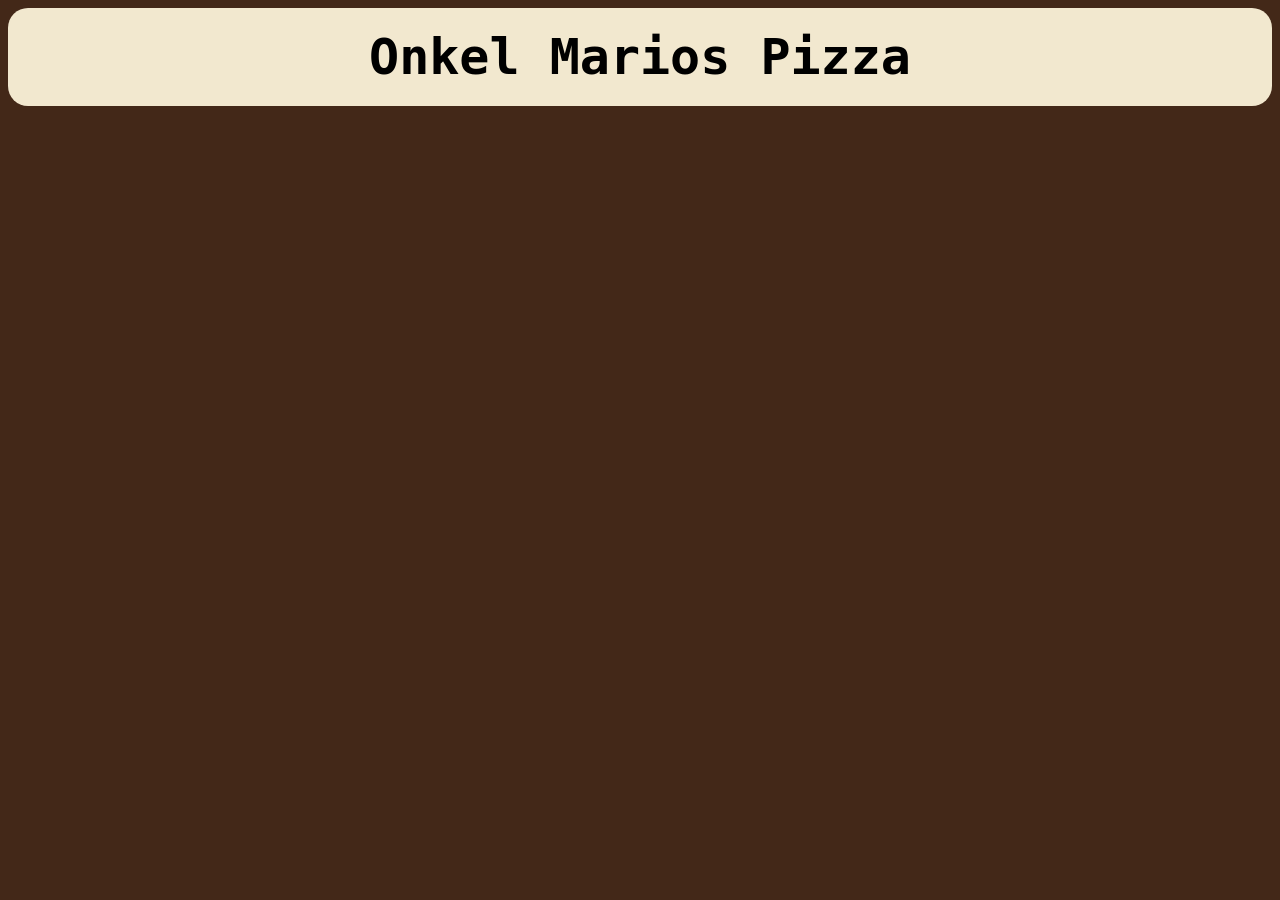
<file: Test/main.html>
<!DOCTYPE html>

<html>
  <head>
    <title>Pizza seite</title>
    <meta http-equiv="Content-Type" content="text/html"; charset="UTF-8"/>
    <link rel="stylesheet" href="main.css"/>
    <script sr="main.js" href="main.js"></script>
  </head>

  <body id="Page">
    <header id="Box_title">
      Onkel Marios Pizza
    </header>
    
  </body>
</html>
</file>
<file: Test/main.css>
#Box_title {
    display: flex;
    justify-content: center;
    align-items: center;
    font-size: 50px;
    font-family: "Courrier New", monospace;
    font-weight: bold;
    padding : 20px;
    background-color: #f2e8cf;
    border-radius: 20px;
}

#Page {
    background-color: #432818;
}
</file>
